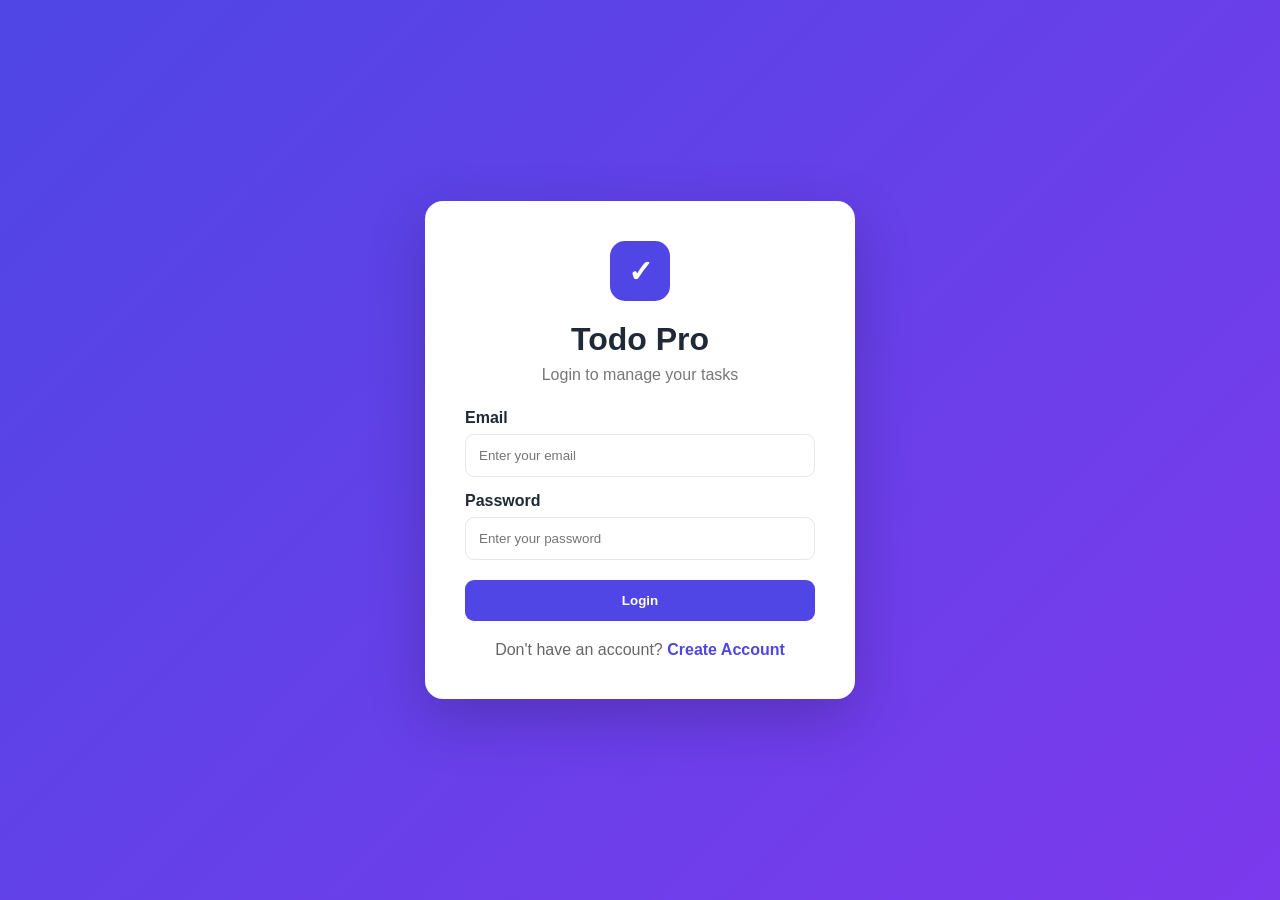
<file: index.html>
<!DOCTYPE html>
<html lang="en">
<head>
    <meta charset="UTF-8">
    <meta name="viewport" content="width=device-width, initial-scale=1.0">
    <title>Todo Pro</title>
</head>

<body>

<script>
    const user = localStorage.getItem("todoCurrentUser");

    if (user) {
        window.location.href = "dashboard.html";
    } else {
        window.location.href = "login.html";
    }
</script>

</body>
</html>
</file>
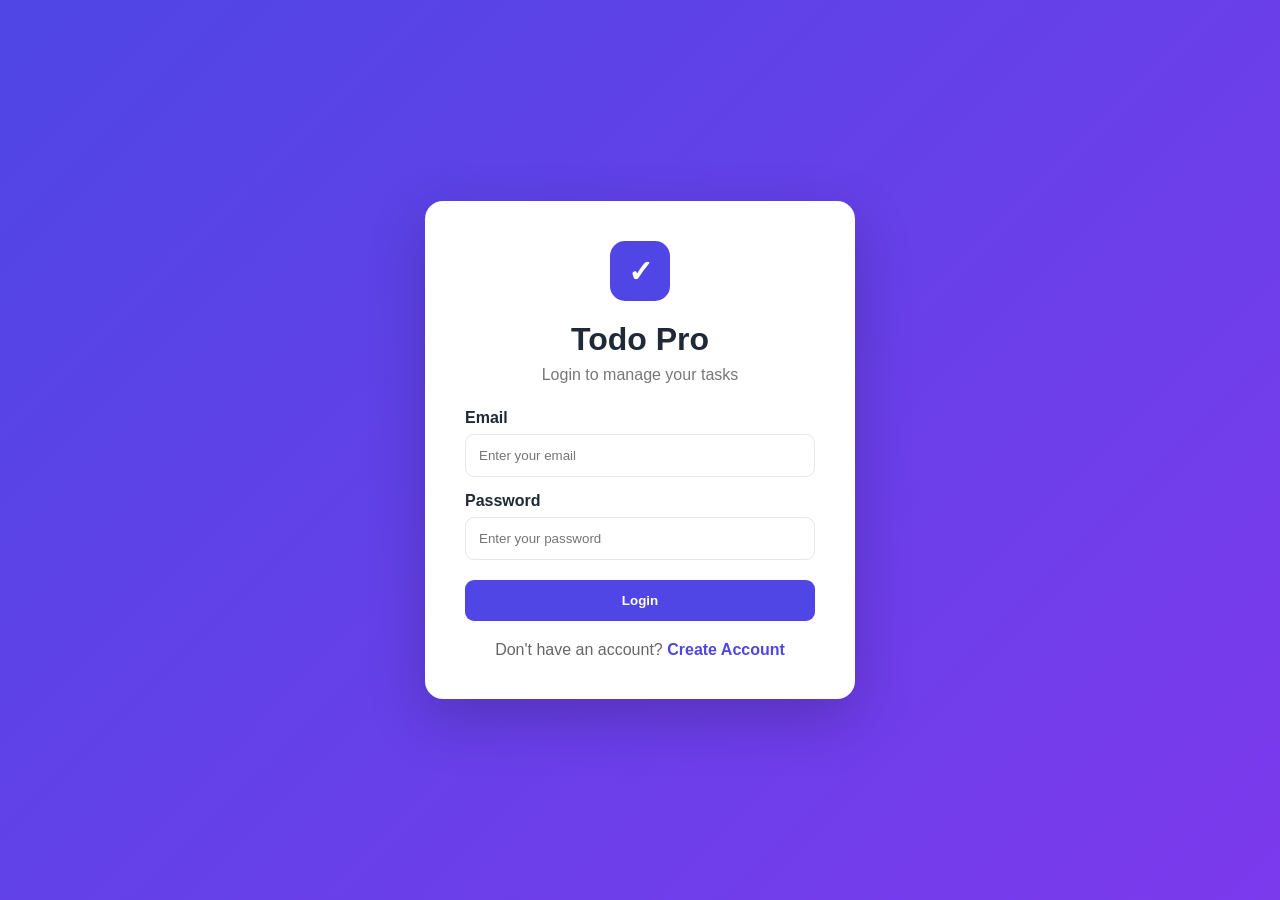
<file: calendar.html>
<!doctype html>
<html lang="en">
  <head>
    <meta charset="UTF-8" />
    <meta name="viewport" content="width=device-width, initial-scale=1.0" />
    <title>Calendar - Todo Pro</title>
    <link rel="stylesheet" href="style.css" />
  </head>

  <body>
    <div class="app">
      <aside class="sidebar">
        <div class="brand">
          <span>✓</span>
          Todo Pro
        </div>

        <nav>
          <a href="dashboard.html">📊 Dashboard</a>
          <a href="tasks.html">📝 Tasks</a>
          <a class="active" href="calendar.html">📅 Calendar</a>
          <a href="history.html">🕘 History</a>
          <a href="profile.html">👤 Profile</a>
        </nav>

        <button class="logout-btn" onclick="logout()">🚪 Logout</button>
      </aside>

      <main class="main">
        <header class="topbar">
          <button class="menu-btn" onclick="toggleSidebar()">☰</button>

          <div>
            <h2>Calendar</h2>
            <p>View your tasks by date</p>
          </div>

          <button class="theme-btn" onclick="toggleTheme()">🌙</button>
        </header>

        <section class="panel">
          <div class="calendar-head">
            <button onclick="changeMonth(-1)">←</button>

            <h2 id="calendarTitle"></h2>

            <button onclick="changeMonth(1)">→</button>
          </div>

          <div class="calendar-week">
            <div>Sun</div>
            <div>Mon</div>
            <div>Tue</div>
            <div>Wed</div>
            <div>Thu</div>
            <div>Fri</div>
            <div>Sat</div>
          </div>

          <div id="calendarGrid" class="calendar-grid"></div>
        </section>
      </main>
    </div>

    <script src="app.js"></script>

    <script>
      let calendarDate = new Date();

      function getTasks() {
        return JSON.parse(localStorage.getItem("todoTasksPro") || "[]");
      }

      function renderCalendar() {
        const year = calendarDate.getFullYear();
        const month = calendarDate.getMonth();

        const title = document.getElementById("calendarTitle");

        title.textContent = calendarDate.toLocaleString("default", {
          month: "long",
          year: "numeric",
        });

        const grid = document.getElementById("calendarGrid");

        grid.innerHTML = "";

        const firstDay = new Date(year, month, 1).getDay();
        const days = new Date(year, month + 1, 0).getDate();

        const tasks = getTasks();

        for (let i = 0; i < firstDay; i++) {
          const empty = document.createElement("div");
          empty.className = "calendar-day empty";
          grid.appendChild(empty);
        }

        for (let day = 1; day <= days; day++) {
          const cell = document.createElement("div");
          cell.className = "calendar-day";

          const dateString = `${year}-${String(month + 1).padStart(2, "0")}-${String(day).padStart(2, "0")}`;

          const dayTasks = tasks.filter((t) => t.dueDate === dateString);

          cell.innerHTML = `<strong>${day}</strong>`;

          dayTasks.slice(0, 3).forEach((task) => {
            const item = document.createElement("div");

            item.className =
              "calendar-task " + (task.completed ? "completed" : "");

            item.textContent = task.title;

            cell.appendChild(item);
          });

          grid.appendChild(cell);
        }
      }

      function changeMonth(value) {
        calendarDate.setMonth(calendarDate.getMonth() + value);

        renderCalendar();
      }

      renderCalendar();
    </script>
  </body>
</html>
</file>
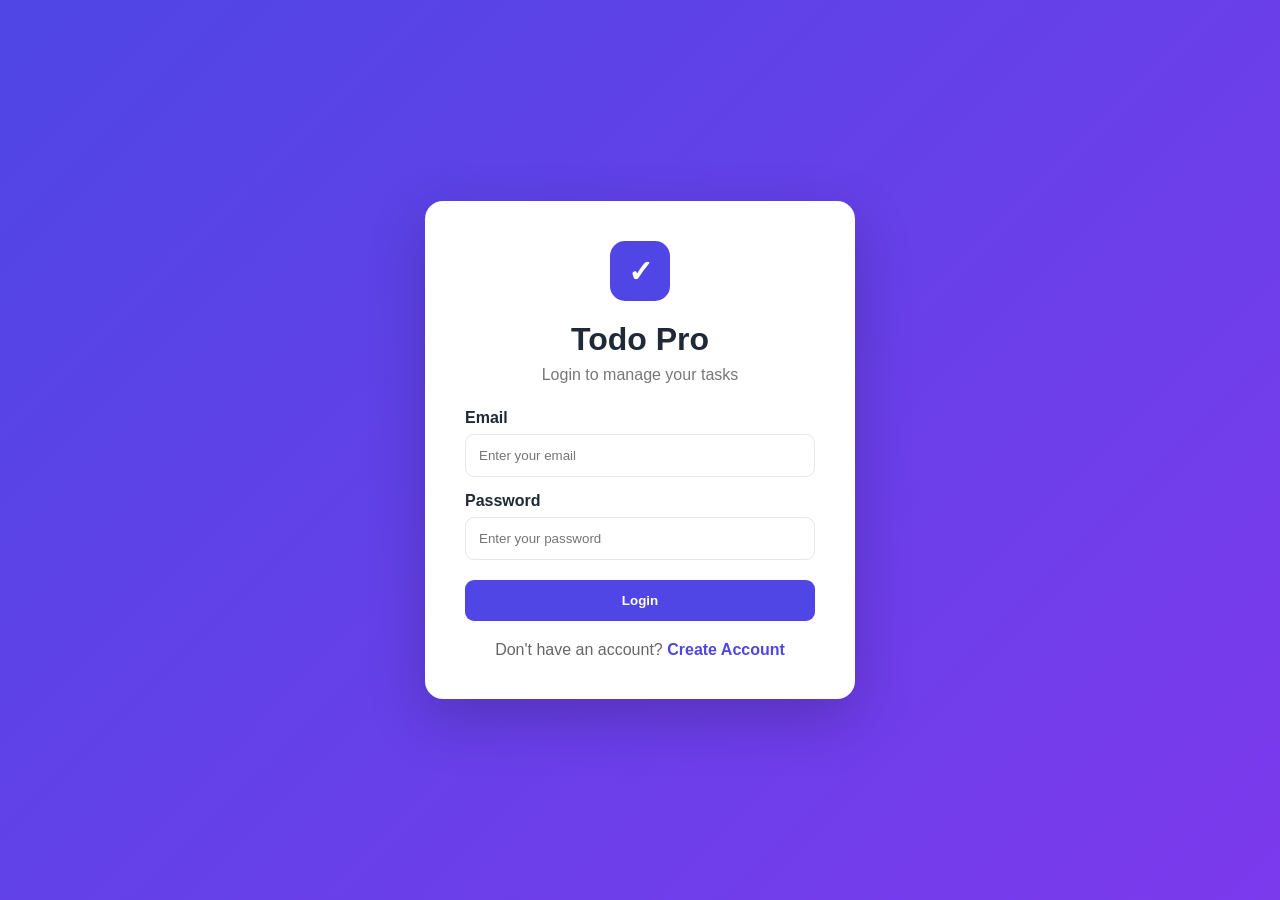
<file: dashboard.html>
<!DOCTYPE html>
<html lang="en">

<head>

    <meta charset="UTF-8">

    <meta
        name="viewport"
        content="width=device-width, initial-scale=1.0"
    >

    <title>Dashboard - Todo Pro</title>

    <link rel="stylesheet" href="style.css">

</head>


<body>


<div class="app">


    <!-- SIDEBAR -->

    <aside class="sidebar">

        <div class="brand">

            <span>✓</span>

            Todo Pro

        </div>


        <nav>

            <a
                href="dashboard.html"
                class="active"
            >
                📊 Dashboard
            </a>

            <a href="tasks.html">
                📝 Tasks
            </a>

            <a href="calendar.html">
                📅 Calendar
            </a>

            <a href="history.html">
                🕘 History
            </a>

            <a href="profile.html">
                👤 Profile
            </a>

        </nav>


        <button
            class="logout-btn"
            onclick="logout()"
        >
            🚪 Logout
        </button>

    </aside>



    <!-- MAIN -->

    <main class="main">


        <header class="topbar">

            <button
                class="menu-btn"
                onclick="toggleSidebar()"
            >
                ☰
            </button>


            <div>

                <h2>
                    Dashboard
                </h2>

                <p id="welcomeText">
                    Welcome back!
                </p>

            </div>


            <button
                class="theme-btn"
                onclick="toggleTheme()"
            >
                🌙
            </button>

        </header>



        <!-- STATS -->

        <section class="stats-grid">


            <div class="stat-card">

                <span>📋</span>

                <div>

                    <small>
                        Total Tasks
                    </small>

                    <h2 id="totalTasks">
                        0
                    </h2>

                </div>

            </div>


            <div class="stat-card">

                <span>⏳</span>

                <div>

                    <small>
                        Active
                    </small>

                    <h2 id="activeTasks">
                        0
                    </h2>

                </div>

            </div>


            <div class="stat-card">

                <span>✅</span>

                <div>

                    <small>
                        Completed
                    </small>

                    <h2 id="completedTasks">
                        0
                    </h2>

                </div>

            </div>


            <div class="stat-card">

                <span>⚠️</span>

                <div>

                    <small>
                        Overdue
                    </small>

                    <h2 id="overdueTasks">
                        0
                    </h2>

                </div>

            </div>


        </section>



        <!-- PRODUCTIVITY -->

        <section class="dashboard-grid">


            <div class="panel">

                <div class="panel-header">

                    <h3>
                        Productivity
                    </h3>

                </div>


                <div
                    class="progress-large"
                    id="progressCircleBox"
                >

                    <div id="progressCircle">
                        0%
                    </div>

                </div>


                <p class="center-text">
                    Task Completion Rate
                </p>

            </div>



            <div class="panel">

                <div class="panel-header">

                    <h3>
                        Category Overview
                    </h3>

                </div>


                <div id="categoryChart"></div>

            </div>


        </section>



        <!-- WEEKLY + QUICK ACTION -->

        <section class="dashboard-two-column">


            <div class="panel">

                <div class="panel-header">

                    <h3>
                        Weekly Productivity
                    </h3>

                </div>


                <div
                    id="weeklyChart"
                    class="weekly-chart"
                ></div>

            </div>



            <div class="panel">

                <div class="panel-header">

                    <h3>
                        Quick Actions
                    </h3>

                </div>


                <div class="quick-actions">


                    <div
                        class="quick-action"
                        onclick="location.href='tasks.html'"
                    >

                        <span class="quick-action-icon">
                            ➕
                        </span>

                        Add Task

                    </div>


                    <div
                        class="quick-action"
                        onclick="location.href='calendar.html'"
                    >

                        <span class="quick-action-icon">
                            📅
                        </span>

                        Calendar

                    </div>


                    <div
                        class="quick-action"
                        onclick="location.href='history.html'"
                    >

                        <span class="quick-action-icon">
                            📜
                        </span>

                        History

                    </div>


                </div>

            </div>


        </section>



        <!-- RECENT -->

        <section class="panel">


            <div class="panel-header">

                <h3>
                    Recent Tasks
                </h3>

                <a
                    href="tasks.html"
                    class="view-link"
                >
                    View All
                </a>

            </div>


            <div id="recentTasks"></div>


        </section>


    </main>


</div>



<!-- MOBILE NAV -->

<nav class="mobile-bottom-nav">

    <a
        href="dashboard.html"
        class="active"
    >

        <span>🏠</span>

        Home

    </a>


    <a href="tasks.html">

        <span>📝</span>

        Tasks

    </a>


    <a href="calendar.html">

        <span>📅</span>

        Calendar

    </a>


    <a href="history.html">

        <span>🕘</span>

        History

    </a>


    <a href="profile.html">

        <span>👤</span>

        Profile

    </a>

</nav>



<script src="app.js"></script>

<script src="dashboard.js"></script>


</body>

</html>
</file>
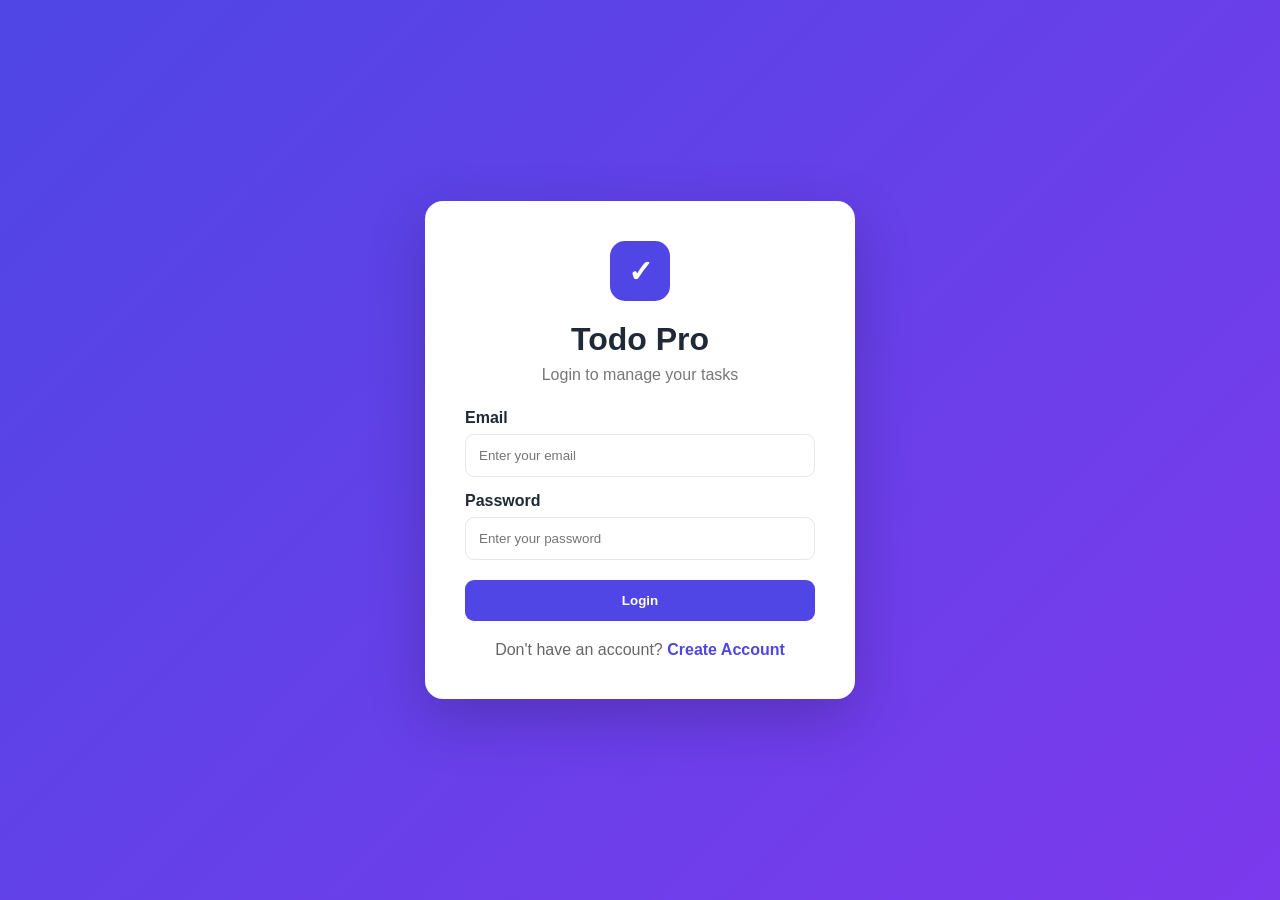
<file: history.html>
<!DOCTYPE html>
<html lang="en">

<head>

    <meta charset="UTF-8">

    <meta
        name="viewport"
        content="width=device-width, initial-scale=1.0"
    >

    <title>History - Todo Pro</title>

    <link rel="stylesheet" href="style.css">

</head>


<body>


<div class="app">


    <aside class="sidebar">

        <div class="brand">

            <span>✓</span>

            Todo Pro

        </div>


        <nav>

            <a href="dashboard.html">
                📊 Dashboard
            </a>

            <a href="tasks.html">
                📝 Tasks
            </a>

            <a href="calendar.html">
                📅 Calendar
            </a>

            <a
                href="history.html"
                class="active"
            >
                🕘 History
            </a>

            <a href="profile.html">
                👤 Profile
            </a>

        </nav>


        <button
            class="logout-btn"
            onclick="logout()"
        >
            🚪 Logout
        </button>

    </aside>



    <main class="main">


        <header class="topbar">

            <button
                class="menu-btn"
                onclick="toggleSidebar()"
            >
                ☰
            </button>


            <div>

                <h2>
                    Task History
                </h2>

                <p>
                    Your completed tasks
                </p>

            </div>


            <button
                class="theme-btn"
                onclick="toggleTheme()"
            >
                🌙
            </button>

        </header>



        <section class="panel">

            <div id="historyList"></div>

        </section>


    </main>


</div>



<nav class="mobile-bottom-nav">

    <a href="dashboard.html">

        <span>🏠</span>
        Home

    </a>


    <a href="tasks.html">

        <span>📝</span>
        Tasks

    </a>


    <a href="calendar.html">

        <span>📅</span>
        Calendar

    </a>


    <a
        href="history.html"
        class="active"
    >

        <span>🕘</span>
        History

    </a>


    <a href="profile.html">

        <span>👤</span>
        Profile

    </a>

</nav>



<script src="app.js"></script>


<script>

function renderHistory() {

    const tasks =
        getTasks();


    const completed =
        tasks.filter(
            task => task.completed
        );


    const container =
        document.getElementById(
            "historyList"
        );


    if (!completed.length) {

        container.innerHTML = `

            <div class="empty-state">

                <h3>
                    No completed tasks
                </h3>

                <p>
                    Completed tasks will appear here.
                </p>

            </div>

        `;

        return;

    }


    completed.sort(
        (a, b) =>
            (b.completedAt || 0)
            -
            (a.completedAt || 0)
    );


    container.innerHTML =
        completed.map(task => `

            <div class="history-item">

                <div>

                    <h3>
                        ${escapeHTML(task.title)}
                    </h3>

                    <p>
                        ${escapeHTML(task.category)}
                        •
                        ${escapeHTML(task.priority)}
                    </p>

                </div>


                <div>

                    <strong>
                        ✓ Completed
                    </strong>

                    <small>

                        ${
                            task.completedAt
                                ? new Date(
                                    task.completedAt
                                ).toLocaleString()
                                : ""
                        }

                    </small>

                </div>

            </div>

        `).join("");

}


renderHistory();

</script>


</body>

</html>
</file>
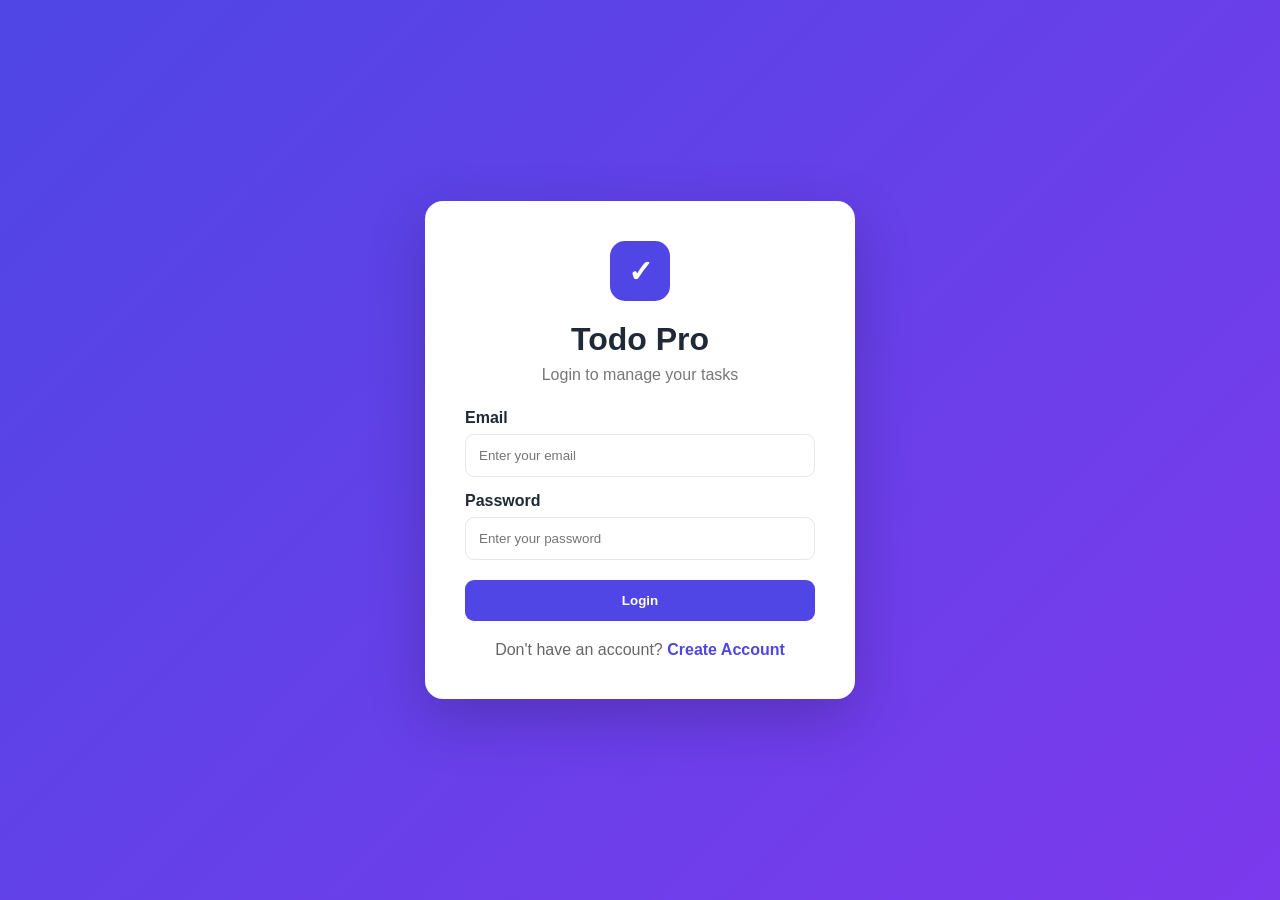
<file: login.html>
<!DOCTYPE html>
<html lang="en">
<head>
    <meta charset="UTF-8">
    <meta name="viewport" content="width=device-width, initial-scale=1.0">

    <title>Login - Todo Pro</title>

    <link rel="stylesheet" href="style.css">
</head>

<body class="auth-page">

<div class="auth-box">

    <div class="auth-logo">
        ✓
    </div>

    <h1>Todo Pro</h1>

    <p class="auth-subtitle">
        Login to manage your tasks
    </p>


    <form id="loginForm">

        <label>Email</label>

        <input
            type="email"
            id="loginEmail"
            placeholder="Enter your email"
            required
        >


        <label>Password</label>

        <input
            type="password"
            id="loginPassword"
            placeholder="Enter your password"
            required
        >


        <button
            type="submit"
            class="primary-btn full-btn"
        >
            Login
        </button>


        <p
            id="loginMessage"
            class="form-message"
        ></p>

    </form>


    <p class="auth-link">

        Don't have an account?

        <a href="signup.html">
            Create Account
        </a>

    </p>

</div>


<script src="auth.js"></script>

</body>
</html>
</file>
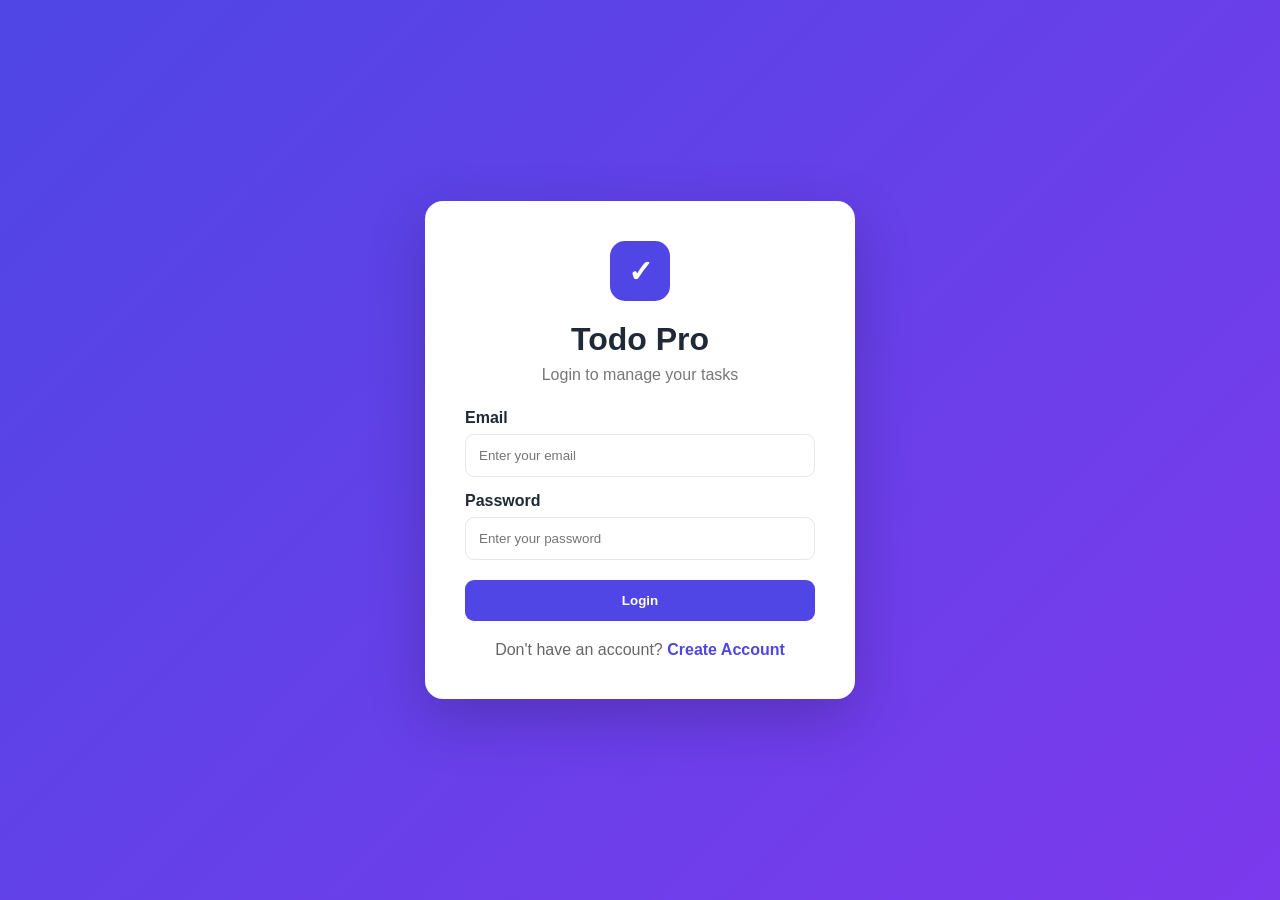
<file: profile.html>
<!DOCTYPE html>
<html lang="en">

<head>

    <meta charset="UTF-8">

    <meta
        name="viewport"
        content="width=device-width, initial-scale=1.0"
    >

    <title>Profile - Todo Pro</title>

    <link rel="stylesheet" href="style.css">

</head>


<body>


<div class="app">


    <aside class="sidebar">

        <div class="brand">

            <span>✓</span>

            Todo Pro

        </div>


        <nav>

            <a href="dashboard.html">
                📊 Dashboard
            </a>

            <a href="tasks.html">
                📝 Tasks
            </a>

            <a href="calendar.html">
                📅 Calendar
            </a>

            <a href="history.html">
                🕘 History
            </a>

            <a
                href="profile.html"
                class="active"
            >
                👤 Profile
            </a>

        </nav>


        <button
            class="logout-btn"
            onclick="logout()"
        >
            🚪 Logout
        </button>

    </aside>



    <main class="main">


        <header class="topbar">

            <button
                class="menu-btn"
                onclick="toggleSidebar()"
            >
                ☰
            </button>


            <div>

                <h2>
                    Profile
                </h2>

                <p>
                    Manage your account
                </p>

            </div>


            <button
                class="theme-btn"
                onclick="toggleTheme()"
            >
                🌙
            </button>

        </header>



        <section class="profile-grid">


            <div class="panel profile-card">

                <div
                    class="avatar"
                    id="profileAvatar"
                >
                    A
                </div>


                <h2 id="profileDisplayName">
                    User
                </h2>


                <p id="profileDisplayEmail">
                    email@example.com
                </p>

            </div>



            <div class="panel">

                <h3>
                    Profile Settings
                </h3>


                <form id="profileForm">

                    <label>
                        Full Name
                    </label>


                    <input
                        id="profileName"
                        type="text"
                        required
                    >


                    <label>
                        Email
                    </label>


                    <input
                        id="profileEmail"
                        type="email"
                        required
                    >


                    <button
                        class="primary-btn"
                        type="submit"
                    >
                        Save Changes
                    </button>

                </form>


                <p
                    id="profileMessage"
                    class="form-message"
                ></p>

            </div>


        </section>


    </main>


</div>



<nav class="mobile-bottom-nav">

    <a href="dashboard.html">

        <span>🏠</span>
        Home

    </a>


    <a href="tasks.html">

        <span>📝</span>
        Tasks

    </a>


    <a href="calendar.html">

        <span>📅</span>
        Calendar

    </a>


    <a href="history.html">

        <span>🕘</span>
        History

    </a>


    <a
        href="profile.html"
        class="active"
    >

        <span>👤</span>
        Profile

    </a>

</nav>



<script src="app.js"></script>

<script src="profile.js"></script>


</body>

</html> -->
</file>
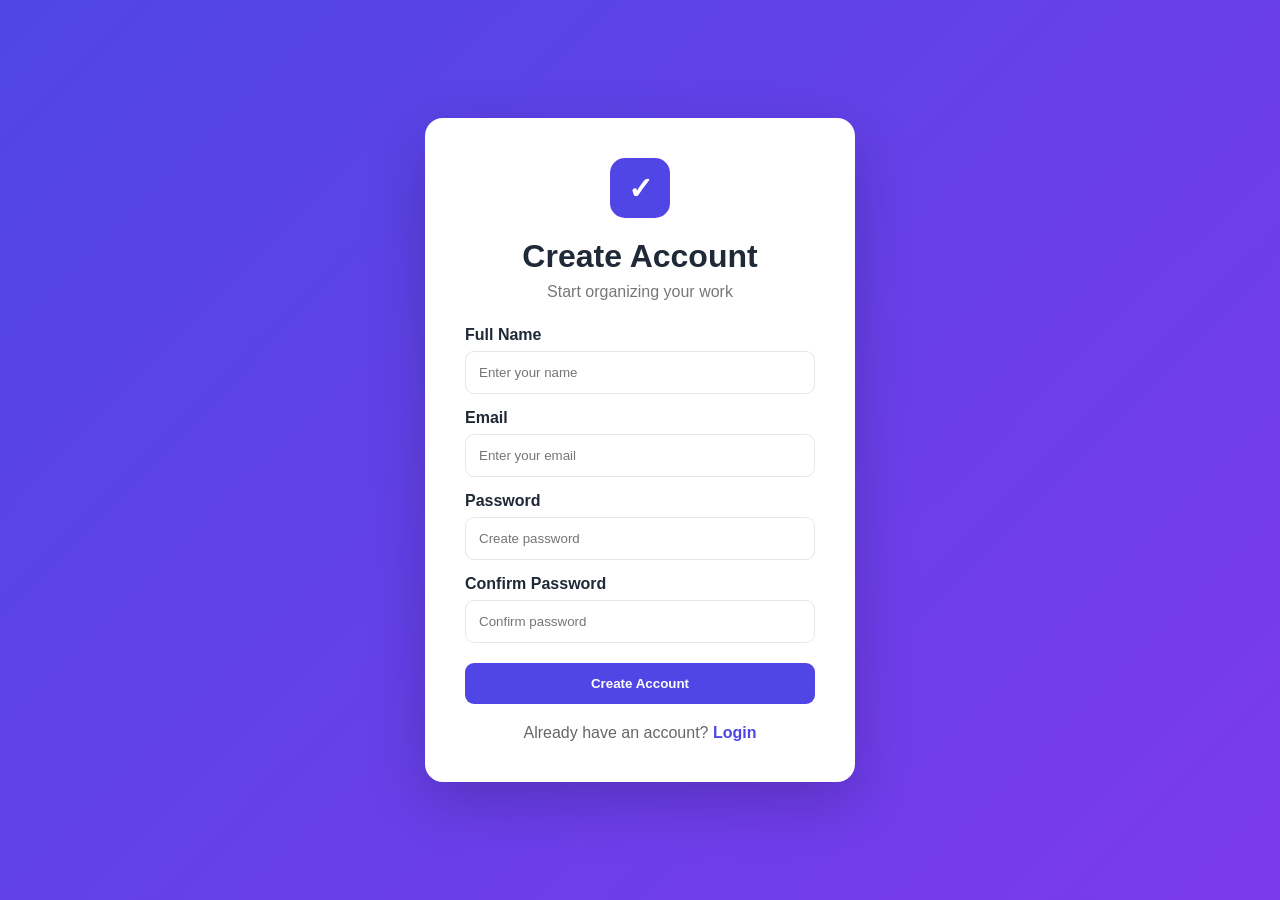
<file: signup.html>
<!DOCTYPE html>
<html lang="en">
<head>

    <meta charset="UTF-8">

    <meta
        name="viewport"
        content="width=device-width, initial-scale=1.0"
    >

    <title>Signup - Todo Pro</title>

    <link rel="stylesheet" href="style.css">

</head>


<body class="auth-page">


<div class="auth-box">

    <div class="auth-logo">
        ✓
    </div>


    <h1>Create Account</h1>

    <p class="auth-subtitle">
        Start organizing your work
    </p>


    <form id="signupForm">

        <label>Full Name</label>

        <input
            type="text"
            id="signupName"
            placeholder="Enter your name"
            required
        >


        <label>Email</label>

        <input
            type="email"
            id="signupEmail"
            placeholder="Enter your email"
            required
        >


        <label>Password</label>

        <input
            type="password"
            id="signupPassword"
            placeholder="Create password"
            required
        >


        <label>Confirm Password</label>

        <input
            type="password"
            id="signupConfirm"
            placeholder="Confirm password"
            required
        >


        <button
            type="submit"
            class="primary-btn full-btn"
        >
            Create Account
        </button>


        <p
            id="signupMessage"
            class="form-message"
        ></p>

    </form>


    <p class="auth-link">

        Already have an account?

        <a href="login.html">
            Login
        </a>

    </p>

</div>


<script src="auth.js"></script>

</body>
</html>
</file>
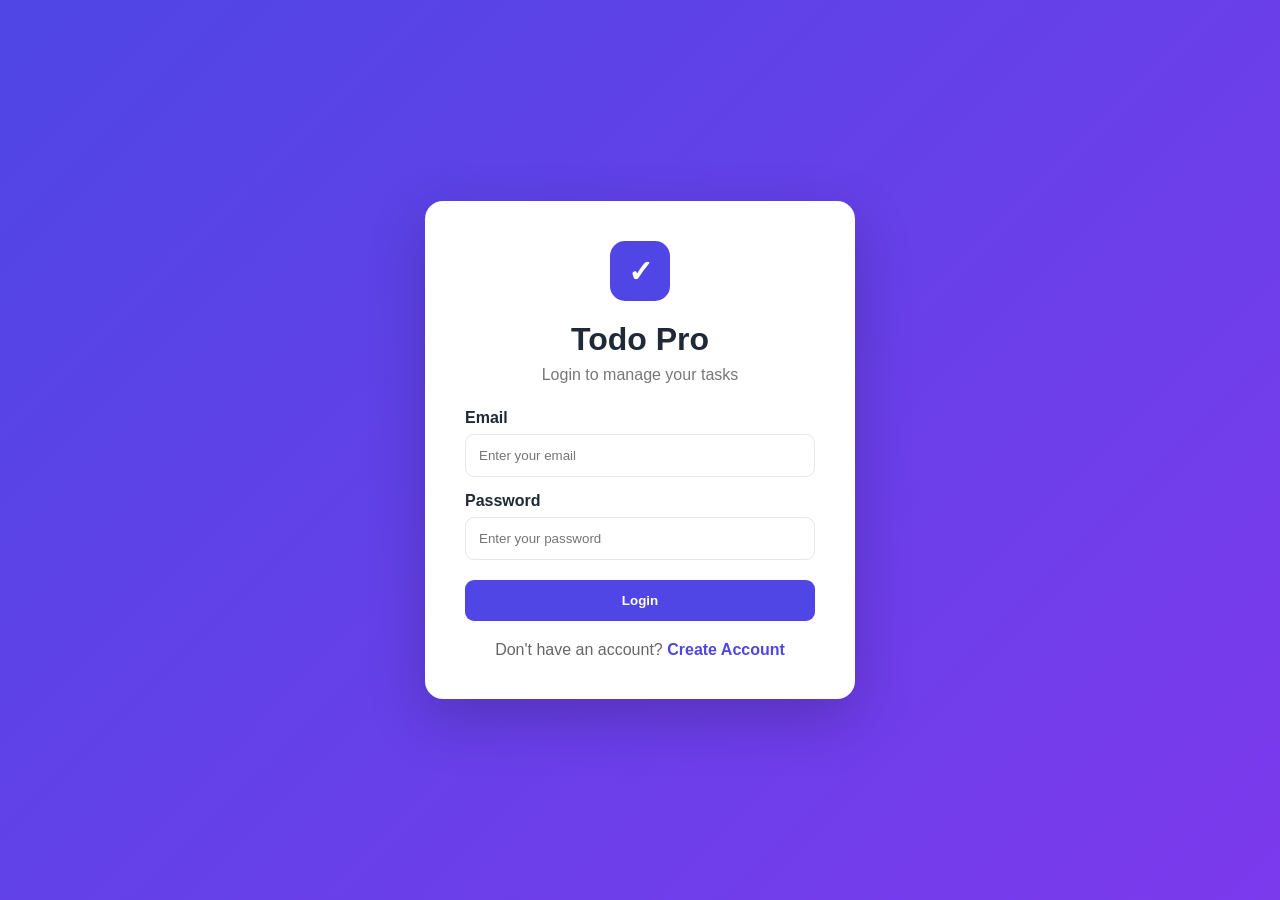
<file: tasks.html>
<!DOCTYPE html>
<html lang="en">

<head>

    <meta charset="UTF-8">

    <meta
        name="viewport"
        content="width=device-width, initial-scale=1.0"
    >

    <title>Tasks - Todo Pro</title>

    <link rel="stylesheet" href="style.css">

</head>


<body>


<div class="app">


    <aside class="sidebar">

        <div class="brand">

            <span>✓</span>

            Todo Pro

        </div>


        <nav>

            <a href="dashboard.html">
                📊 Dashboard
            </a>

            <a
                href="tasks.html"
                class="active"
            >
                📝 Tasks
            </a>

            <a href="calendar.html">
                📅 Calendar
            </a>

            <a href="history.html">
                🕘 History
            </a>

            <a href="profile.html">
                👤 Profile
            </a>

        </nav>


        <button
            class="logout-btn"
            onclick="logout()"
        >
            🚪 Logout
        </button>

    </aside>



    <main class="main">


        <header class="topbar">

            <button
                class="menu-btn"
                onclick="toggleSidebar()"
            >
                ☰
            </button>


            <div>

                <h2>
                    My Tasks
                </h2>

                <p>
                    Manage your daily work
                </p>

            </div>


            <button
                class="theme-btn"
                onclick="toggleTheme()"
            >
                🌙
            </button>

        </header>



        <!-- ADD TASK -->

        <section class="panel">

            <form
                id="taskForm"
                class="task-form"
            >

                <input
                    type="hidden"
                    id="editId"
                >


                <input
                    type="text"
                    id="taskTitle"
                    placeholder="What needs to be done?"
                    required
                >


                <select id="taskCategory">

                    <option value="Work">
                        Work
                    </option>

                    <option value="Study">
                        Study
                    </option>

                    <option value="Personal">
                        Personal
                    </option>

                    <option value="Shopping">
                        Shopping
                    </option>

                    <option value="Health">
                        Health
                    </option>

                    <option value="Other">
                        Other
                    </option>

                </select>


                <select id="taskPriority">

                    <option value="Low">
                        Low
                    </option>

                    <option
                        value="Medium"
                        selected
                    >
                        Medium
                    </option>

                    <option value="High">
                        High
                    </option>

                </select>


                <input
                    type="date"
                    id="taskDueDate"
                >


                <button
                    class="primary-btn"
                    type="submit"
                    id="taskSubmitBtn"
                >
                    Add Task
                </button>

            </form>


            <textarea
                id="taskNotes"
                class="notes-input"
                placeholder="Task notes (optional)"
            ></textarea>


        </section>



        <!-- SEARCH -->

        <section class="toolbar">


            <input
                type="text"
                id="searchTask"
                placeholder="🔍 Search tasks..."
            >


            <select id="statusFilter">

                <option value="all">
                    All
                </option>

                <option value="active">
                    Active
                </option>

                <option value="completed">
                    Completed
                </option>

                <option value="overdue">
                    Overdue
                </option>

                <option value="important">
                    Important
                </option>

                <option value="pinned">
                    Pinned
                </option>

            </select>


            <select id="sortTasks">

                <option value="newest">
                    Newest
                </option>

                <option value="oldest">
                    Oldest
                </option>

                <option value="priority">
                    Priority
                </option>

                <option value="due">
                    Due Date
                </option>

            </select>


        </section>



        <section
            id="taskList"
            class="task-list"
        ></section>


    </main>


</div>



<nav class="mobile-bottom-nav">

    <a href="dashboard.html">

        <span>🏠</span>
        Home

    </a>


    <a
        href="tasks.html"
        class="active"
    >

        <span>📝</span>
        Tasks

    </a>


    <a href="calendar.html">

        <span>📅</span>
        Calendar

    </a>


    <a href="history.html">

        <span>🕘</span>
        History

    </a>


    <a href="profile.html">

        <span>👤</span>
        Profile

    </a>

</nav>



<script src="app.js"></script>

<script src="tasks.js"></script>


</body>

</html>
</file>
<file: style.css>
* {
    margin: 0;
    padding: 0;
    box-sizing: border-box;
}


:root {

    --primary: #4f46e5;

    --primary-dark: #3730a3;

    --bg: #f5f7fb;

    --card: #ffffff;

    --text: #1f2937;

    --muted: #6b7280;

    --border: #e5e7eb;

    --danger: #ef4444;

    --success: #10b981;

}


body {

    font-family:
        Arial,
        Helvetica,
        sans-serif;

    background:
        var(--bg);

    color:
        var(--text);

    transition:
        0.3s;

}


body.dark {

    --bg: #111827;

    --card: #1f2937;

    --text: #f9fafb;

    --muted: #9ca3af;

    --border: #374151;

}


button,
input,
select,
textarea {

    font-family:
        inherit;

}


button {

    cursor:
        pointer;

}


a {

    text-decoration:
        none;

}



/* =====================================
   AUTH
===================================== */

.auth-page {

    min-height:
        100vh;

    display:
        flex;

    justify-content:
        center;

    align-items:
        center;

    padding:
        20px;

    background:
        linear-gradient(
            135deg,
            #4f46e5,
            #7c3aed
        );

}


.auth-box {

    width:
        100%;

    max-width:
        430px;

    background:
        white;

    padding:
        40px;

    border-radius:
        18px;

    box-shadow:
        0 20px 60px
        rgba(
            0,
            0,
            0,
            0.2
        );

}


.auth-logo {

    width:
        60px;

    height:
        60px;

    border-radius:
        15px;

    background:
        var(--primary);

    color:
        white;

    display:
        flex;

    justify-content:
        center;

    align-items:
        center;

    margin:
        auto;

    font-size:
        30px;

    font-weight:
        bold;

}


.auth-box h1 {

    text-align:
        center;

    margin-top:
        20px;

}


.auth-subtitle {

    text-align:
        center;

    color:
        #777;

    margin:
        8px 0 25px;

}


.auth-box label,
.panel label {

    display:
        block;

    margin:
        15px 0 7px;

    font-weight:
        bold;

}


.auth-box input,
.panel input,
.panel select,
.task-form input,
.task-form select,
.toolbar input,
.toolbar select,
.notes-input {

    width:
        100%;

    padding:
        13px;

    border:
        1px solid var(--border);

    border-radius:
        9px;

    outline:
        none;

    background:
        var(--card);

    color:
        var(--text);

}


.auth-box input:focus,
.panel input:focus,
.panel select:focus {

    border-color:
        var(--primary);

}


.primary-btn {

    border:
        none;

    background:
        var(--primary);

    color:
        white;

    padding:
        13px 20px;

    border-radius:
        9px;

    font-weight:
        bold;

}


.primary-btn:hover {

    background:
        var(--primary-dark);

}


.full-btn {

    width:
        100%;

    margin-top:
        20px;

}


.auth-link {

    text-align:
        center;

    margin-top:
        20px;

    color:
        #666;

}


.auth-link a {

    color:
        var(--primary);

    font-weight:
        bold;

}


.form-message {

    margin-top:
        15px;

    text-align:
        center;

}


.success {

    color:
        var(--success);

}


.error {

    color:
        var(--danger);

}



/* =====================================
   APP
===================================== */

.app {

    display:
        flex;

    min-height:
        100vh;

}


.sidebar {

    width:
        250px;

    background:
        #111827;

    color:
        white;

    padding:
        25px 15px;

    position:
        fixed;

    height:
        100vh;

    left:
        0;

    top:
        0;

    z-index:
        100;

}


.brand {

    font-size:
        23px;

    font-weight:
        bold;

    padding:
        10px;

    margin-bottom:
        35px;

}


.brand span {

    background:
        var(--primary);

    padding:
        7px 10px;

    border-radius:
        8px;

    margin-right:
        8px;

}


.sidebar nav {

    display:
        flex;

    flex-direction:
        column;

    gap:
        8px;

}


.sidebar nav a {

    color:
        #d1d5db;

    padding:
        13px;

    border-radius:
        8px;

}


.sidebar nav a:hover,
.sidebar nav a.active {

    background:
        #374151;

    color:
        white;

}


.logout-btn {

    position:
        absolute;

    bottom:
        25px;

    left:
        15px;

    right:
        15px;

    padding:
        12px;

    background:
        #374151;

    color:
        white;

    border:
        none;

    border-radius:
        8px;

}


.main {

    margin-left:
        250px;

    width:
        calc(
            100% - 250px
        );

    padding:
        30px;

}


.topbar {

    display:
        flex;

    align-items:
        center;

    justify-content:
        space-between;

    margin-bottom:
        30px;

}


.topbar h2 {

    margin-bottom:
        5px;

}


.topbar p {

    color:
        var(--muted);

}


.theme-btn,
.menu-btn {

    border:
        1px solid var(--border);

    background:
        var(--card);

    color:
        var(--text);

    border-radius:
        8px;

    padding:
        10px 13px;

}


.menu-btn {

    display:
        none;

}



/* =====================================
   STATS
===================================== */

.stats-grid {

    display:
        grid;

    grid-template-columns:
        repeat(
            4,
            1fr
        );

    gap:
        20px;

    margin-bottom:
        25px;

}


.stat-card {

    background:
        var(--card);

    border:
        1px solid var(--border);

    border-radius:
        15px;

    padding:
        22px;

    display:
        flex;

    gap:
        15px;

    align-items:
        center;

}


.stat-card > span {

    font-size:
        30px;

}


.stat-card small {

    color:
        var(--muted);

}


.stat-card h2 {

    margin-top:
        5px;

}



/* =====================================
   PANEL
===================================== */

.panel {

    background:
        var(--card);

    border:
        1px solid var(--border);

    border-radius:
        15px;

    padding:
        25px;

    margin-bottom:
        25px;

}


.panel-header {

    display:
        flex;

    justify-content:
        space-between;

    align-items:
        center;

    margin-bottom:
        20px;

}


.view-link {

    color:
        var(--primary);

    font-weight:
        bold;

}


.dashboard-grid {

    display:
        grid;

    grid-template-columns:
        1fr 1fr;

    gap:
        25px;

}


.dashboard-two-column {

    display:
        grid;

    grid-template-columns:
        1.5fr 1fr;

    gap:
        25px;

}


.progress-large {

    width:
        170px;

    height:
        170px;

    border-radius:
        50%;

    background:
        conic-gradient(
            var(--primary) 0deg,
            #e5e7eb 0deg
        );

    display:
        flex;

    justify-content:
        center;

    align-items:
        center;

    margin:
        25px auto;

}


.progress-large div {

    width:
        125px;

    height:
        125px;

    border-radius:
        50%;

    background:
        var(--card);

    display:
        flex;

    justify-content:
        center;

    align-items:
        center;

    font-size:
        28px;

    font-weight:
        bold;

}


.center-text {

    text-align:
        center;

    color:
        var(--muted);

}


.category-row {

    margin-bottom:
        20px;

}


.category-row > div:first-child {

    display:
        flex;

    justify-content:
        space-between;

    margin-bottom:
        7px;

}


.bar {

    background:
        #e5e7eb;

    height:
        8px;

    border-radius:
        10px;

    overflow:
        hidden;

}


.bar div {

    height:
        100%;

    background:
        var(--primary);

}


.recent-task {

    display:
        flex;

    justify-content:
        space-between;

    padding:
        15px 0;

    border-bottom:
        1px solid var(--border);

}


.recent-task small {

    display:
        block;

    color:
        var(--muted);

    margin-top:
        5px;

}


.status-done {

    color:
        var(--success);

}


.status-active {

    color:
        var(--primary);

}



/* =====================================
   WEEKLY CHART
===================================== */

.weekly-chart {

    display:
        flex;

    align-items:
        flex-end;

    justify-content:
        space-between;

    height:
        230px;

    gap:
        12px;

    padding:
        20px 5px;

}


.chart-column {

    height:
        100%;

    flex:
        1;

    display:
        flex;

    flex-direction:
        column;

    align-items:
        center;

    justify-content:
        flex-end;

    gap:
        8px;

}


.chart-bar {

    width:
        100%;

    max-width:
        45px;

    min-height:
        5px;

    background:
        var(--primary);

    border-radius:
        8px 8px 3px 3px;

    transition:
        height 0.5s ease;

}


.chart-column span {

    font-size:
        12px;

    color:
        var(--muted);

}


.chart-column strong {

    font-size:
        12px;

}



/* =====================================
   QUICK ACTION
===================================== */

.quick-actions {

    display:
        grid;

    grid-template-columns:
        repeat(
            3,
            1fr
        );

    gap:
        12px;

}


.quick-action {

    border:
        1px solid var(--border);

    background:
        var(--card);

    color:
        var(--text);

    padding:
        18px;

    border-radius:
        12px;

    text-align:
        center;

    transition:
        0.2s;

}


.quick-action:hover {

    transform:
        translateY(-2px);

    border-color:
        var(--primary);

}


.quick-action-icon {

    font-size:
        25px;

    display:
        block;

    margin-bottom:
        7px;

}



/* =====================================
   TASK
===================================== */

.task-form {

    display:
        grid;

    grid-template-columns:
        2fr 1fr 1fr 1fr auto;

    gap:
        10px;

}


.notes-input {

    margin-top:
        12px;

    min-height:
        80px;

    resize:
        vertical;

}


.toolbar {

    display:
        grid;

    grid-template-columns:
        2fr 1fr 1fr;

    gap:
        12px;

    margin-bottom:
        20px;

}


.task-card {

    background:
        var(--card);

    border:
        1px solid var(--border);

    border-radius:
        13px;

    padding:
        18px;

    margin-bottom:
        12px;

    display:
        flex;

    align-items:
        flex-start;

    gap:
        15px;

}


.task-card.task-pinned {

    border-left:
        4px solid var(--primary);

}


.check-btn {

    width:
        25px;

    height:
        25px;

    border-radius:
        50%;

    border:
        2px solid var(--primary);

    background:
        transparent;

    color:
        white;

}


.task-completed .check-btn {

    background:
        var(--primary);

}


.task-content {

    flex:
        1;

    min-width:
        0;

}


.task-title-row {

    display:
        flex;

    align-items:
        center;

    gap:
        8px;

}


.task-title-row h3 {

    word-break:
        break-word;

}


.task-completed h3 {

    text-decoration:
        line-through;

    color:
        var(--muted);

}


.task-meta {

    display:
        flex;

    gap:
        8px;

    flex-wrap:
        wrap;

    margin-top:
        10px;

}


.task-meta span {

    font-size:
        12px;

    padding:
        5px 8px;

    border-radius:
        6px;

    background:
        #eef2ff;

    color:
        #4338ca;

}


.priority.high {

    background:
        #fee2e2;

    color:
        #b91c1c;

}


.priority.medium {

    background:
        #fef3c7;

    color:
        #92400e;

}


.priority.low {

    background:
        #dcfce7;

    color:
        #166534;

}


.overdue {

    color:
        #dc2626 !important;

}


.task-notes {

    color:
        var(--muted);

    margin-top:
        10px;

}


.task-actions {

    display:
        flex;

    gap:
        5px;

}


.task-actions button {

    border:
        none;

    background:
        transparent;

    padding:
        7px;

    font-size:
        16px;

}



/* =====================================
   CALENDAR
===================================== */

.calendar-head {

    display:
        flex;

    justify-content:
        space-between;

    align-items:
        center;

    margin-bottom:
        20px;

}


.calendar-head button {

    border:
        none;

    background:
        var(--primary);

    color:
        white;

    border-radius:
        7px;

    padding:
        10px 15px;

}


.calendar-week,
.calendar-grid {

    display:
        grid;

    grid-template-columns:
        repeat(
            7,
            1fr
        );

}


.calendar-week > div {

    text-align:
        center;

    padding:
        10px;

    font-weight:
        bold;

    color:
        var(--muted);

}


.calendar-day {

    min-height:
        110px;

    border:
        1px solid var(--border);

    padding:
        8px;

}


.calendar-day.empty {

    background:
        rgba(
            0,
            0,
            0,
            0.02
        );

}


.calendar-task {

    background:
        #eef2ff;

    color:
        #4338ca;

    margin-top:
        6px;

    padding:
        5px;

    border-radius:
        5px;

    font-size:
        11px;

    overflow:
        hidden;

}


.calendar-task.completed {

    text-decoration:
        line-through;

    opacity:
        0.6;

}



/* =====================================
   HISTORY
===================================== */

.history-item {

    display:
        flex;

    justify-content:
        space-between;

    align-items:
        center;

    padding:
        18px 0;

    border-bottom:
        1px solid var(--border);

}


.history-item p,
.history-item small {

    display:
        block;

    color:
        var(--muted);

    margin-top:
        5px;

}



/* =====================================
   PROFILE
===================================== */

.profile-grid {

    display:
        grid;

    grid-template-columns:
        1fr 2fr;

    gap:
        25px;

}


.profile-card {

    text-align:
        center;

}


.avatar {

    width:
        90px;

    height:
        90px;

    border-radius:
        50%;

    background:
        var(--primary);

    color:
        white;

    display:
        flex;

    align-items:
        center;

    justify-content:
        center;

    margin:
        auto auto 15px;

    font-size:
        35px;

    font-weight:
        bold;

}


.profile-card p {

    color:
        var(--muted);

}



/* =====================================
   EMPTY
===================================== */

.empty-state {

    text-align:
        center;

    padding:
        50px 20px;

    color:
        var(--muted);

}


.muted {

    color:
        var(--muted);

}



/* =====================================
   MOBILE NAV
===================================== */

.mobile-bottom-nav {

    display:
        none;

}



/* =====================================
   TABLET
===================================== */

@media (
    max-width: 1000px
) {

    .stats-grid {

        grid-template-columns:
            repeat(
                2,
                1fr
            );

    }


    .task-form {

        grid-template-columns:
            1fr 1fr;

    }


    .dashboard-grid,
    .dashboard-two-column,
    .profile-grid {

        grid-template-columns:
            1fr;

    }

}



/* =====================================
   MOBILE
===================================== */

@media (
    max-width: 700px
) {

    body {

        overflow-x:
            hidden;

    }


    .sidebar {

        width:
            270px;

        height:
            100vh;

        transform:
            translateX(
                -100%
            );

        transition:
            transform 0.25s ease;

        box-shadow:
            10px 0 30px
            rgba(
                0,
                0,
                0,
                0.15
            );

    }


    .sidebar.show {

        transform:
            translateX(
                0
            );

    }


    .main {

        margin-left:
            0;

        width:
            100%;

        padding:
            15px;

        padding-bottom:
            90px;

    }


    .topbar {

        position:
            sticky;

        top:
            0;

        z-index:
            50;

        background:
            var(--bg);

        padding:
            8px 0 15px;

    }


    .topbar h2 {

        font-size:
            20px;

    }


    .topbar p {

        font-size:
            12px;

    }


    .menu-btn {

        display:
            block;

        min-width:
            42px;

        height:
            42px;

    }


    .theme-btn {

        min-width:
            42px;

        height:
            42px;

    }



    /* STATS */

    .stats-grid {

        grid-template-columns:
            repeat(
                2,
                1fr
            );

        gap:
            10px;

    }


    .stat-card {

        padding:
            15px;

        border-radius:
            12px;

        gap:
            9px;

    }


    .stat-card > span {

        font-size:
            22px;

    }


    .stat-card small {

        font-size:
            11px;

    }


    .stat-card h2 {

        font-size:
            22px;

    }



    /* PANEL */

    .panel {

        padding:
            16px;

        border-radius:
            13px;

    }


    .panel h3 {

        font-size:
            17px;

    }



    /* FORM */

    .task-form {

        display:
            flex;

        flex-direction:
            column;

        gap:
            10px;

    }


    .task-form input,
    .task-form select,
    .task-form button {

        width:
            100%;

        min-height:
            46px;

    }


    .notes-input {

        min-height:
            100px;

    }



    /* TOOLBAR */

    .toolbar {

        display:
            flex;

        flex-direction:
            column;

        gap:
            10px;

    }


    .toolbar input,
    .toolbar select {

        min-height:
            45px;

    }



    /* TASK CARD */

    .task-card {

        padding:
            14px;

        gap:
            10px;

        flex-wrap:
            wrap;

    }


    .task-content {

        min-width:
            0;

    }


    .task-title-row h3 {

        font-size:
            15px;

    }


    .task-meta {

        gap:
            5px;

    }


    .task-meta span {

        font-size:
            10px;

    }


    .task-actions {

        width:
            100%;

        justify-content:
            flex-end;

        border-top:
            1px solid var(--border);

        padding-top:
            8px;

        margin-top:
            5px;

    }


    .task-actions button {

        padding:
            8px;

        font-size:
            17px;

    }



    /* CALENDAR */

    .calendar-head h2 {

        font-size:
            18px;

    }


    .calendar-week > div {

        font-size:
            10px;

        padding:
            7px 2px;

    }


    .calendar-day {

        min-height:
            75px;

        padding:
            5px;

        font-size:
            11px;

    }


    .calendar-task {

        font-size:
            8px;

        padding:
            3px;

        white-space:
            nowrap;

        text-overflow:
            ellipsis;

    }



    /* HISTORY */

    .history-item {

        flex-direction:
            column;

        align-items:
            flex-start;

        gap:
            10px;

    }



    /* QUICK */

    .quick-actions {

        grid-template-columns:
            repeat(
                3,
                1fr
            );

    }


    .quick-action {

        padding:
            12px 5px;

        font-size:
            11px;

    }


    .quick-action-icon {

        font-size:
            20px;

    }



    /* CHART */

    .weekly-chart {

        height:
            190px;

        gap:
            5px;

    }


    .chart-bar {

        max-width:
            30px;

    }


    .chart-column span {

        font-size:
            9px;

    }


    .chart-column strong {

        font-size:
            9px;

    }



    /* PROFILE */

   .profile-card {

        padding:
            25px 15px;

    } 



    /* MOBILE NAV */

    .mobile-bottom-nav {

        display:
            grid;

        grid-template-columns:
            repeat(
                5,
                1fr
            );

        position:
            fixed;

        left:
            10px;

        right:
            10px;

        bottom:
            10px;

        height:
            65px;

        background:
            var(--card);

        border:
            1px solid var(--border);

        border-radius:
            18px;

        box-shadow:
            0 10px 35px
            rgba(
                0,
                0,
                0,
                0.15
            );

        z-index:
            999;

    }


    .mobile-bottom-nav a {

        display:
            flex;

        flex-direction:
            column;

        justify-content:
            center;

        align-items:
            center;

        gap:
            3px;

        color:
            var(--muted);

        font-size:
            10px;

        font-weight:
            bold;

    }


    .mobile-bottom-nav a span {

        font-size:
            20px;

    }


    .mobile-bottom-nav a.active {

        color:
            var(--primary);

    }



    /* AUTH */

    .auth-page {

        padding:
            15px;

    }


    .auth-box {

        padding:
            25px 20px;

        border-radius:
            15px;

    }


    .auth-box h1 {

        font-size:
            25px;

    }

}



/* =====================================
   SMALL MOBILE
===================================== */

@media (
    max-width: 380px
) {

    .main {

        padding:
            10px;

        padding-bottom:
            85px;

    }


    .stats-grid {

        gap:
            7px;

    }


    .stat-card {

        padding:
            12px 8px;

    }


    .stat-card > span {

        font-size:
            19px;

    }


    .stat-card h2 {

        font-size:
            19px;

    }


    .calendar-day {

        min-height:
            60px;

        font-size:
            9px;

    }


    .mobile-bottom-nav {

        left:
            5px;

        right:
            5px;

    }

}
</file>
